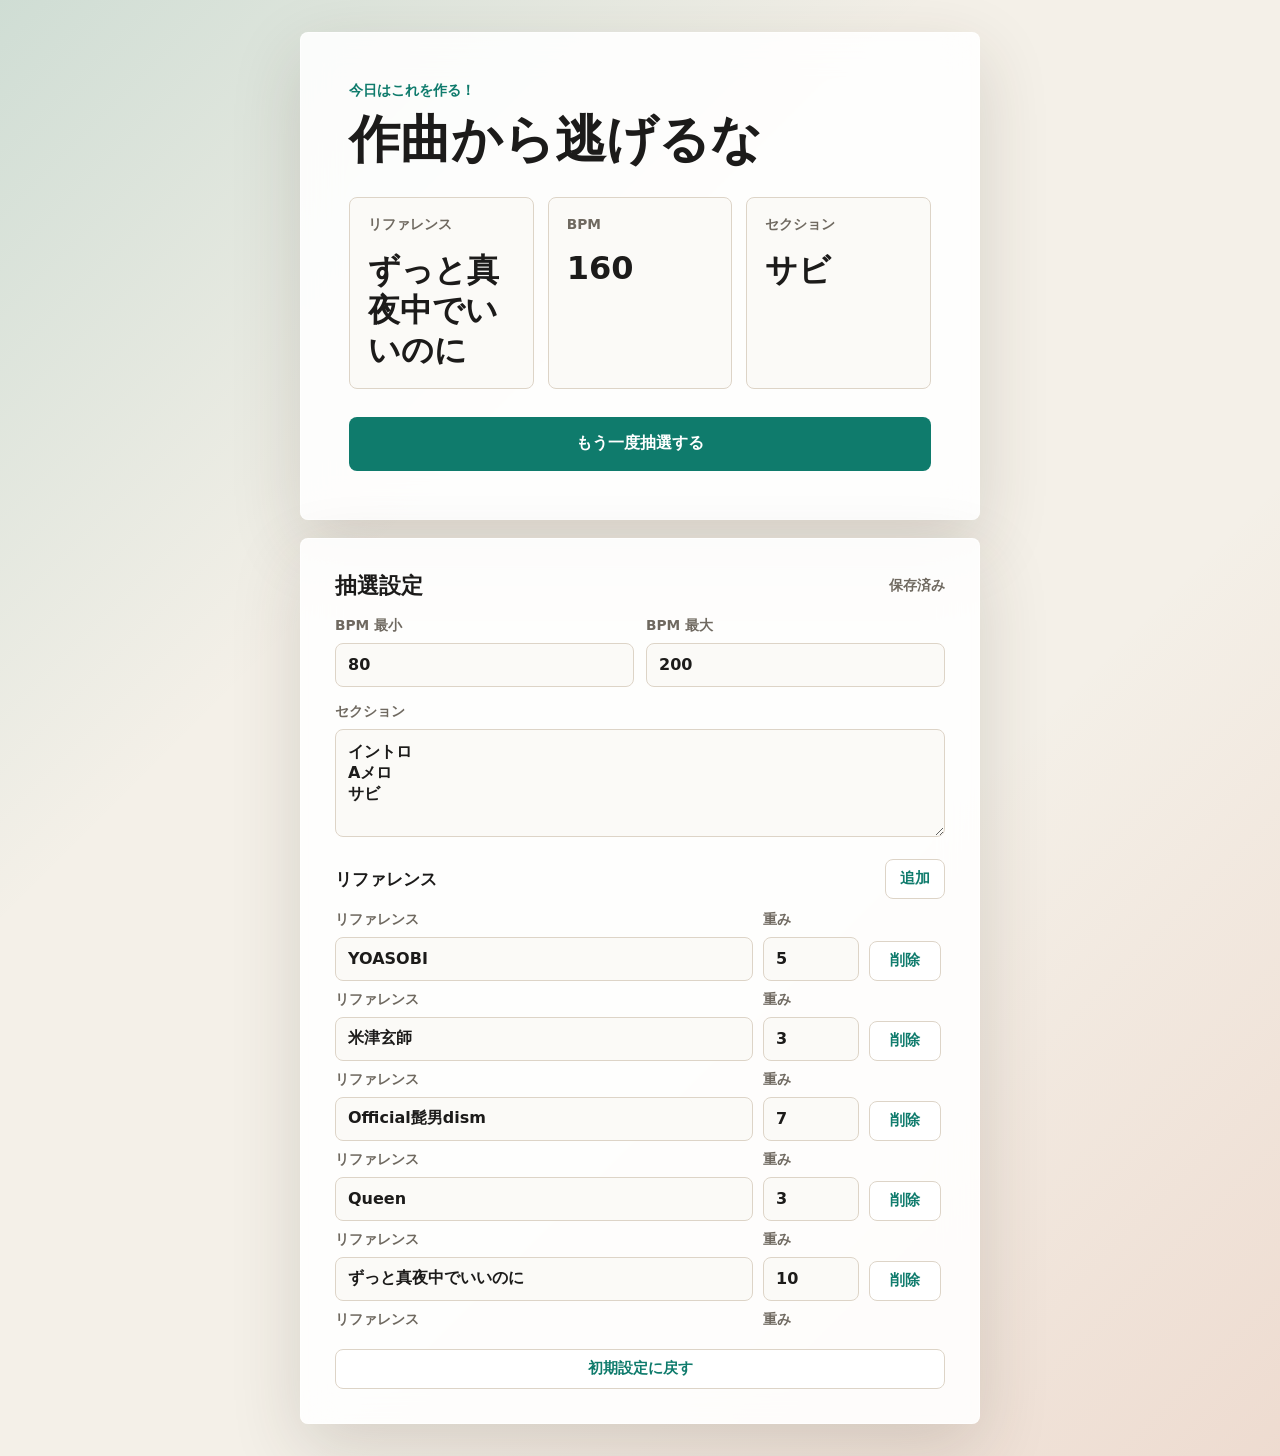
<file: index.html>
<!doctype html>
<html lang="ja">
  <head>
    <meta charset="utf-8">
    <meta name="viewport" content="width=device-width, initial-scale=1">
    <title>作曲から逃げるな</title>
    <link rel="stylesheet" href="static/style.css">
  </head>
  <body>
    <main class="app-shell">
      <section class="theme-panel" aria-live="polite">
        <p class="eyebrow">今日はこれを作る！</p>
        <h1>作曲から逃げるな</h1>

        <dl class="theme-grid">
          <div class="theme-item">
            <dt>リファレンス</dt>
            <dd id="artist">抽選中...</dd>
          </div>
          <div class="theme-item">
            <dt>BPM</dt>
            <dd id="bpm">抽選中...</dd>
          </div>
          <div class="theme-item">
            <dt>セクション</dt>
            <dd id="section">抽選中...</dd>
          </div>
        </dl>

        <button id="draw-button" type="button">もう一度抽選する</button>
      </section>

      <section class="settings-panel">
        <div class="settings-header">
          <h2>抽選設定</h2>
          <span id="save-status" class="save-status" aria-live="polite">保存済み</span>
        </div>

        <div class="settings-grid">
          <label class="field">
            <span>BPM 最小</span>
            <input id="bpm-min" type="number" min="1" max="400">
          </label>
          <label class="field">
            <span>BPM 最大</span>
            <input id="bpm-max" type="number" min="1" max="400">
          </label>
        </div>

        <label class="field">
          <span>セクション</span>
          <textarea id="sections-input" rows="4"></textarea>
        </label>

        <div class="settings-header compact">
          <h3>リファレンス</h3>
          <button id="add-artist-button" class="secondary-button" type="button">追加</button>
        </div>

        <div id="artist-list" class="artist-list"></div>

        <button id="reset-settings-button" class="secondary-button wide" type="button">初期設定に戻す</button>
      </section>
    </main>

    <script src="static/app.js"></script>
  </body>
</html>
</file>
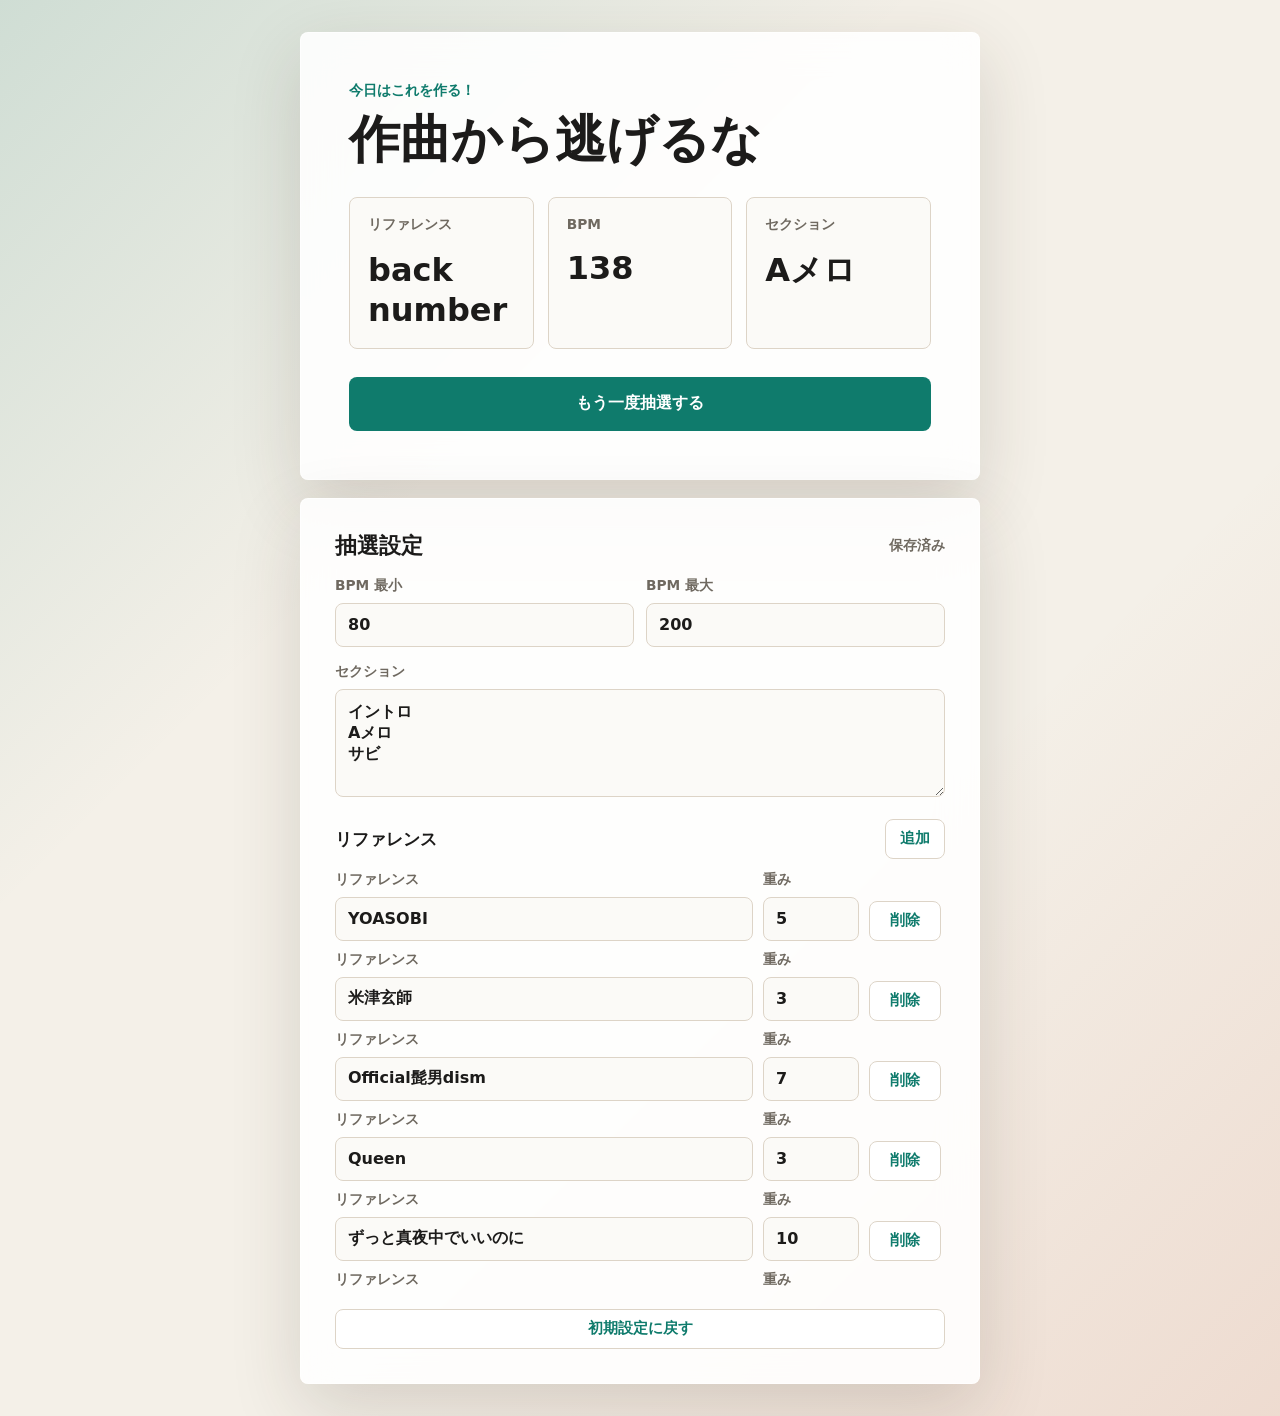
<file: templates/index.html>
<!doctype html>
<html lang="ja">
  <head>
    <meta charset="utf-8">
    <meta name="viewport" content="width=device-width, initial-scale=1">
    <title>作曲から逃げるな</title>
    <link rel="stylesheet" href="../static/style.css">
  </head>
  <body>
    <main class="app-shell">
      <section class="theme-panel" aria-live="polite">
        <p class="eyebrow">今日はこれを作る！</p>
        <h1>作曲から逃げるな</h1>

        <dl class="theme-grid">
          <div class="theme-item">
            <dt>リファレンス</dt>
            <dd id="artist">抽選中...</dd>
          </div>
          <div class="theme-item">
            <dt>BPM</dt>
            <dd id="bpm">抽選中...</dd>
          </div>
          <div class="theme-item">
            <dt>セクション</dt>
            <dd id="section">抽選中...</dd>
          </div>
        </dl>

        <button id="draw-button" type="button">もう一度抽選する</button>
      </section>

      <section class="settings-panel">
        <div class="settings-header">
          <h2>抽選設定</h2>
          <span id="save-status" class="save-status" aria-live="polite">保存済み</span>
        </div>

        <div class="settings-grid">
          <label class="field">
            <span>BPM 最小</span>
            <input id="bpm-min" type="number" min="1" max="400">
          </label>
          <label class="field">
            <span>BPM 最大</span>
            <input id="bpm-max" type="number" min="1" max="400">
          </label>
        </div>

        <label class="field">
          <span>セクション</span>
          <textarea id="sections-input" rows="4"></textarea>
        </label>

        <div class="settings-header compact">
          <h3>リファレンス</h3>
          <button id="add-artist-button" class="secondary-button" type="button">追加</button>
        </div>

        <div id="artist-list" class="artist-list"></div>

        <button id="reset-settings-button" class="secondary-button wide" type="button">初期設定に戻す</button>
      </section>
    </main>

    <script src="../static/app.js"></script>
  </body>
</html>
</file>
<file: static/style.css>
:root {
  color-scheme: light;
  --bg: #f4f0e8;
  --panel: #ffffff;
  --ink: #1c1b1a;
  --muted: #6f6960;
  --line: #ddd4c7;
  --accent: #0f7b6c;
  --accent-dark: #09594e;
  --shadow: 0 24px 70px rgba(54, 44, 32, 0.16);
}

* {
  box-sizing: border-box;
}

body {
  min-height: 100vh;
  margin: 0;
  font-family: "Yu Gothic", "Meiryo", system-ui, sans-serif;
  color: var(--ink);
  background:
    linear-gradient(135deg, rgba(15, 123, 108, 0.16), transparent 34%),
    linear-gradient(315deg, rgba(196, 80, 46, 0.13), transparent 36%),
    var(--bg);
}

.app-shell {
  min-height: 100vh;
  display: flex;
  flex-direction: column;
  align-items: center;
  padding: 32px 18px;
  gap: 18px;
}

.theme-panel,
.settings-panel {
  width: min(680px, 100%);
  padding: clamp(28px, 5vw, 48px);
  border: 1px solid rgba(255, 255, 255, 0.65);
  border-radius: 8px;
  background: rgba(255, 255, 255, 0.88);
  box-shadow: var(--shadow);
  backdrop-filter: blur(18px);
}

.settings-panel {
  padding: clamp(22px, 4vw, 34px);
}

.eyebrow {
  margin: 0 0 10px;
  color: var(--accent);
  font-size: 0.9rem;
  font-weight: 700;
  letter-spacing: 0;
}

h1 {
  margin: 0 0 28px;
  font-size: clamp(2rem, 4vw, 3.2rem);
  line-height: 1.15;
  letter-spacing: 0;
}

h2,
h3 {
  margin: 0;
  line-height: 1.2;
  letter-spacing: 0;
}

h2 {
  font-size: 1.35rem;
}

h3 {
  font-size: 1.05rem;
}

.theme-grid {
  display: grid;
  grid-template-columns: repeat(3, minmax(0, 1fr));
  gap: 14px;
  margin: 0 0 28px;
}

.theme-item {
  min-height: 128px;
  padding: 18px;
  border: 1px solid var(--line);
  border-radius: 8px;
  background: #fbfaf7;
}

dt {
  margin-bottom: 16px;
  color: var(--muted);
  font-size: 0.86rem;
  font-weight: 700;
}

dd {
  margin: 0;
  font-size: clamp(1.35rem, 3vw, 2rem);
  font-weight: 800;
  line-height: 1.25;
  overflow-wrap: anywhere;
}

.settings-header {
  display: flex;
  align-items: center;
  justify-content: space-between;
  gap: 16px;
  margin-bottom: 18px;
}

.settings-header.compact {
  margin-top: 22px;
  margin-bottom: 12px;
}

.save-status {
  color: var(--muted);
  font-size: 0.86rem;
  font-weight: 700;
}

.settings-grid {
  display: grid;
  grid-template-columns: repeat(2, minmax(0, 1fr));
  gap: 12px;
  margin-bottom: 16px;
}

.field {
  display: grid;
  gap: 8px;
  color: var(--muted);
  font-size: 0.86rem;
  font-weight: 700;
}

input,
textarea {
  width: 100%;
  border: 1px solid var(--line);
  border-radius: 8px;
  color: var(--ink);
  background: #fbfaf7;
  font: inherit;
  font-size: 1rem;
}

input {
  min-height: 44px;
  padding: 0 12px;
}

textarea {
  min-height: 108px;
  padding: 12px;
  resize: vertical;
}

.artist-list {
  display: grid;
  gap: 10px;
  max-height: 420px;
  overflow: auto;
  padding-right: 4px;
}

.artist-row {
  display: grid;
  grid-template-columns: minmax(0, 1fr) 96px 72px;
  gap: 10px;
  align-items: end;
}

button {
  width: 100%;
  min-height: 54px;
  border: 0;
  border-radius: 8px;
  color: #ffffff;
  background: var(--accent);
  font: inherit;
  font-size: 1rem;
  font-weight: 800;
  cursor: pointer;
  transition: transform 140ms ease, background 140ms ease, opacity 140ms ease;
}

button:hover {
  background: var(--accent-dark);
  transform: translateY(-1px);
}

button:disabled {
  cursor: wait;
  opacity: 0.72;
  transform: none;
}

.secondary-button,
.icon-button {
  width: auto;
  min-height: 40px;
  padding: 0 14px;
  color: var(--accent);
  border: 1px solid var(--line);
  background: #ffffff;
  font-size: 0.92rem;
}

.secondary-button:hover,
.icon-button:hover {
  color: #ffffff;
  border-color: var(--accent-dark);
}

.secondary-button.wide {
  width: 100%;
  margin-top: 18px;
}

@media (max-width: 640px) {
  .theme-grid {
    grid-template-columns: 1fr;
  }

  .theme-item {
    min-height: 104px;
  }

  .settings-grid,
  .artist-row {
    grid-template-columns: 1fr;
  }

  .icon-button {
    width: 100%;
  }
}
</file>
